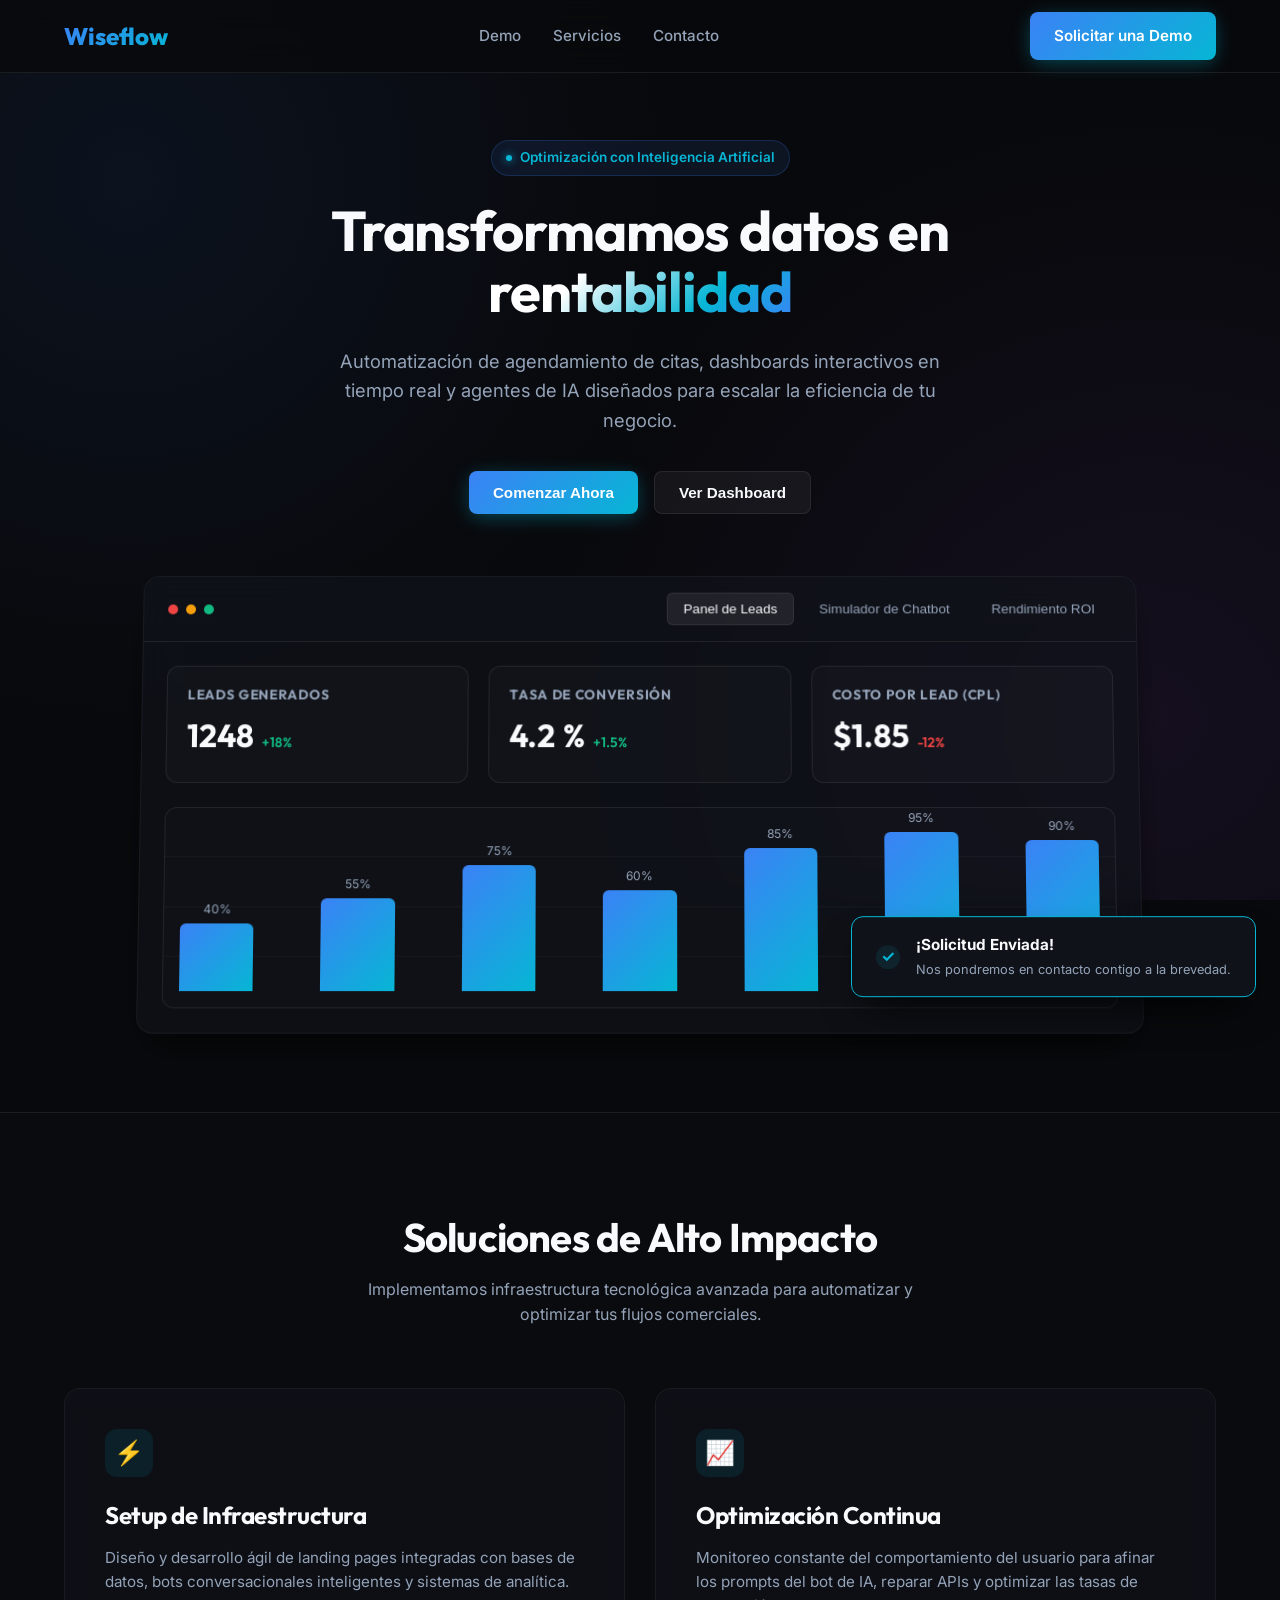
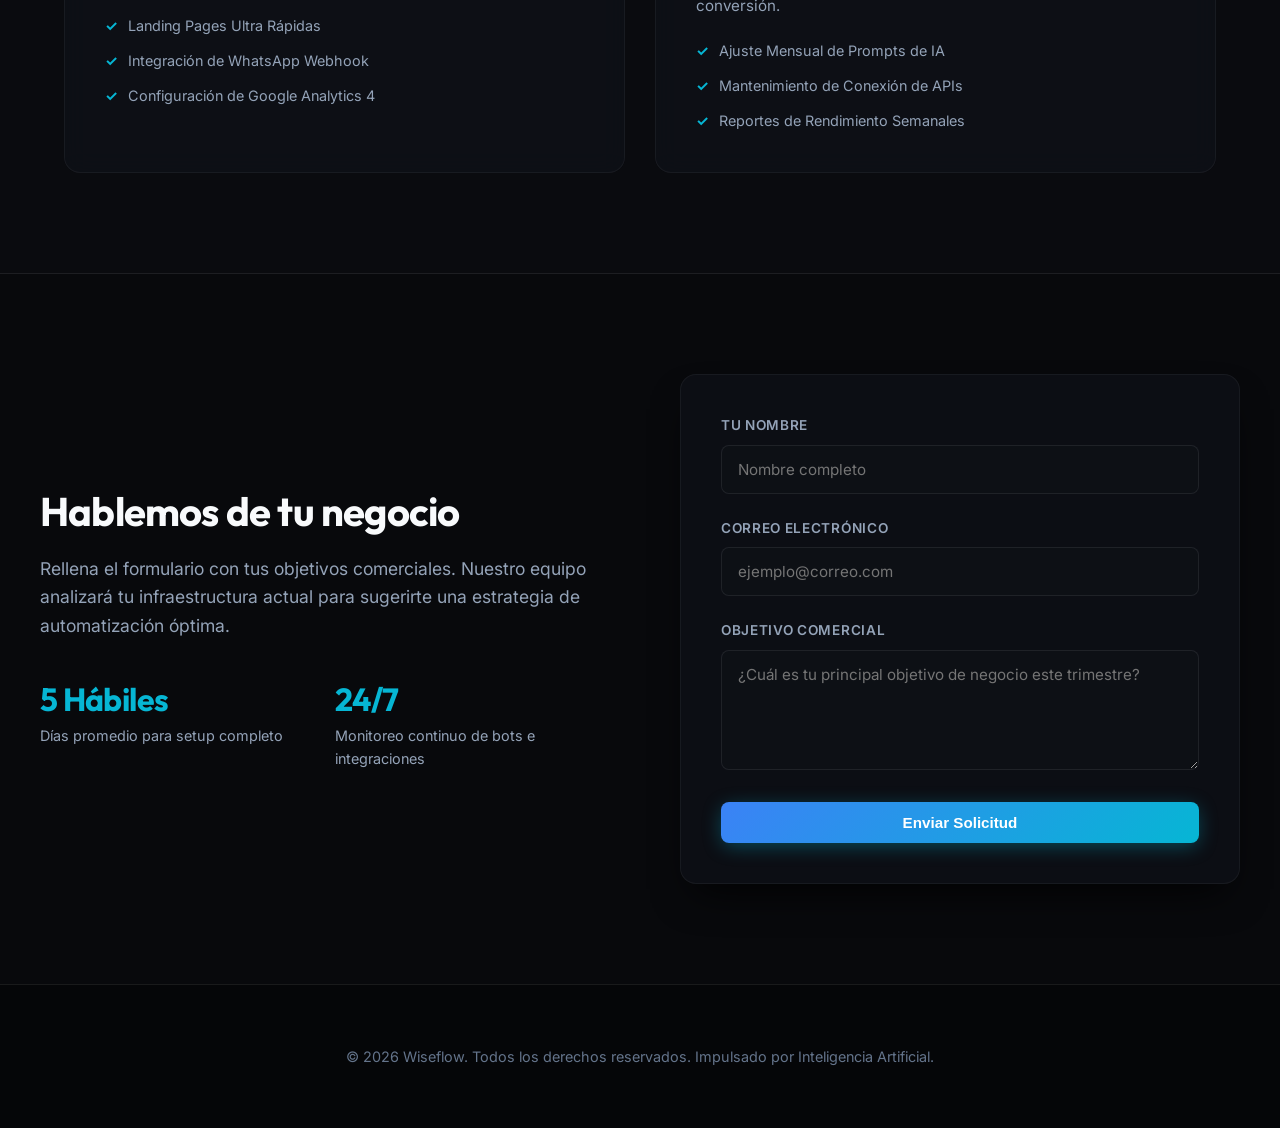
<file: index.html>
<!DOCTYPE html>
<html lang="es">
<head>
    <meta charset="UTF-8">
    <meta name="viewport" content="width=device-width, initial-scale=1.0">
    <title>Wiseflow | Marketing Digital & Automatización con IA</title>
    <meta name="description" content="Automatización de agendamiento, dashboards de analítica en tiempo real e Inteligencia Artificial aplicada a optimizar el rendimiento y rentabilidad de tu negocio.">
    <link rel="stylesheet" href="styles.css">
</head>
<body>

    <!-- Sticky Frosted Navbar -->
    <nav class="navbar" id="main-nav">
        <div class="container nav-container">
            <a href="#" class="logo" id="nav-logo">
                <span>Wiseflow</span>
            </a>
            <ul class="nav-links">
                <li><a href="#dashboard-anchor" id="nav-link-demo">Demo</a></li>
                <li><a href="#servicios" id="nav-link-servicios">Servicios</a></li>
                <li><a href="#contacto" id="nav-link-contacto">Contacto</a></li>
            </ul>
            <a href="#contacto" class="btn btn-primary" id="nav-cta-btn">Solicitar una Demo</a>
        </div>
    </nav>

    <!-- Hero Section -->
    <section class="hero container">
        <div class="hero-content">
            <div class="badge">
                <span class="dot"></span>
                <span>Optimización con Inteligencia Artificial</span>
            </div>
            <h1 id="hero-heading">Transformamos datos en <span class="gradient-text">rentabilidad</span></h1>
            <p id="hero-subheading">Automatización de agendamiento de citas, dashboards interactivos en tiempo real y agentes de IA diseñados para escalar la eficiencia de tu negocio.</p>
            <div class="hero-actions">
                <button onclick="document.getElementById('contacto').scrollIntoView({behavior: 'smooth'})" class="btn btn-primary" id="hero-cta-demo">Comenzar Ahora</button>
                <button onclick="document.getElementById('dashboard-anchor').scrollIntoView({behavior: 'smooth'})" class="btn btn-secondary" id="hero-cta-more">Ver Dashboard</button>
            </div>
        </div>

        <div id="dashboard-anchor"></div>

        <!-- High-fidelity Mock Interactive Dashboard -->
        <div class="dashboard-mock" id="dashboard-widget">
            <div class="dashboard-header">
                <div class="window-dots">
                    <span></span>
                    <span></span>
                    <span></span>
                </div>
                <div class="dashboard-tabs">
                    <button class="tab-btn active" data-tab="analytics" id="tab-analytics-btn">Panel de Leads</button>
                    <button class="tab-btn" data-tab="chatbot" id="tab-chatbot-btn">Simulador de Chatbot</button>
                    <button class="tab-btn" data-tab="roi" id="tab-roi-btn">Rendimiento ROI</button>
                </div>
            </div>

            <div class="dashboard-body">
                <!-- Panel 1: Analytics & Chart -->
                <div class="dashboard-panel active" id="analytics-panel">
                    <div class="analytics-grid">
                        <div class="metric-card">
                            <h4>Leads Generados</h4>
                            <div class="metric-value">
                                <span id="metric-leads-val">1248</span>
                                <span class="metric-trend up">+18%</span>
                            </div>
                        </div>
                        <div class="metric-card">
                            <h4>Tasa de Conversión</h4>
                            <div class="metric-value">
                                <span id="metric-conv-val">4.2</span>%
                                <span class="metric-trend up">+1.5%</span>
                            </div>
                        </div>
                        <div class="metric-card">
                            <h4>Costo por Lead (CPL)</h4>
                            <div class="metric-value">
                                <span>$1.85</span>
                                <span class="metric-trend down">-12%</span>
                            </div>
                        </div>
                    </div>
                    
                    <div class="chart-container">
                        <div class="chart-grid-line" style="bottom: 25%;"></div>
                        <div class="chart-grid-line" style="bottom: 50%;"></div>
                        <div class="chart-grid-line" style="bottom: 75%;"></div>
                        
                        <div class="chart-bar" data-value="40%" style="height: 40%;"></div>
                        <div class="chart-bar" data-value="55%" style="height: 55%;"></div>
                        <div class="chart-bar" data-value="75%" style="height: 75%;"></div>
                        <div class="chart-bar" data-value="60%" style="height: 60%;"></div>
                        <div class="chart-bar" data-value="85%" style="height: 85%;"></div>
                        <div class="chart-bar" data-value="95%" style="height: 95%;"></div>
                        <div class="chart-bar" data-value="90%" style="height: 90%;"></div>
                    </div>
                </div>

                <!-- Panel 2: Live AI WhatsApp Chatbot simulation -->
                <div class="dashboard-panel" id="chatbot-panel">
                    <div class="ai-chat-simulation">
                        <div class="chat-box" id="chat-box">
                            <!-- Populated dynamically via app.js -->
                        </div>
                        <div class="chat-input-sim">
                            <span>WhatsApp Business API</span>
                            <span class="send-btn-sim">IA Activa</span>
                        </div>
                    </div>
                </div>

                <!-- Panel 3: ROI Performance Analytics -->
                <div class="dashboard-panel" id="roi-panel">
                    <div class="roi-container">
                        <div class="roi-circle">
                            <svg viewBox="0 0 160 160">
                                <defs>
                                    <linearGradient id="roi-grad" x1="0%" y1="0%" x2="100%" y2="100%">
                                        <stop offset="0%" stop-color="#3b82f6" />
                                        <stop offset="100%" stop-color="#06b6d4" />
                                    </linearGradient>
                                </defs>
                                <circle class="circle-bg" cx="80" cy="80" r="70" />
                                <circle class="circle-progress" cx="80" cy="80" r="70" />
                            </svg>
                            <div class="roi-info">
                                <div class="roi-percent">3.2x</div>
                                <div class="roi-label">Retorno Promedio</div>
                            </div>
                        </div>

                        <div class="roi-stats">
                            <div class="roi-row">
                                <span>Crecimiento en Ventas</span>
                                <span>+240%</span>
                            </div>
                            <div class="roi-row">
                                <span>Horas de Soporte Ahorradas</span>
                                <span>38h / mes</span>
                            </div>
                            <div class="roi-row">
                                <span>Eficiencia Operativa</span>
                                <span>+65%</span>
                            </div>
                        </div>
                    </div>
                </div>
            </div>
        </div>
    </section>

    <!-- Services Grid Section -->
    <section class="services-section" id="servicios">
        <div class="container">
            <div class="section-header">
                <h2>Soluciones de Alto Impacto</h2>
                <p>Implementamos infraestructura tecnológica avanzada para automatizar y optimizar tus flujos comerciales.</p>
            </div>
            
            <div class="services-grid">
                <div class="service-card" id="service-infra">
                    <div class="service-icon">⚡</div>
                    <h3>Setup de Infraestructura</h3>
                    <p>Diseño y desarrollo ágil de landing pages integradas con bases de datos, bots conversacionales inteligentes y sistemas de analítica.</p>
                    <ul class="service-features">
                        <li>Landing Pages Ultra Rápidas</li>
                        <li>Integración de WhatsApp Webhook</li>
                        <li>Configuración de Google Analytics 4</li>
                    </ul>
                </div>

                <div class="service-card" id="service-optim">
                    <div class="service-icon">📈</div>
                    <h3>Optimización Continua</h3>
                    <p>Monitoreo constante del comportamiento del usuario para afinar los prompts del bot de IA, reparar APIs y optimizar las tasas de conversión.</p>
                    <ul class="service-features">
                        <li>Ajuste Mensual de Prompts de IA</li>
                        <li>Mantenimiento de Conexión de APIs</li>
                        <li>Reportes de Rendimiento Semanales</li>
                    </ul>
                </div>
            </div>
        </div>
    </section>

    <!-- Lead Capturing with stats indicators -->
    <section class="contact-section container" id="contacto">
        <div class="contact-layout">
            <div class="contact-info">
                <h2>Hablemos de tu negocio</h2>
                <p>Rellena el formulario con tus objetivos comerciales. Nuestro equipo analizará tu infraestructura actual para sugerirte una estrategia de automatización óptima.</p>
                
                <div class="contact-stats">
                    <div class="stat-item">
                        <h4>5 Hábiles</h4>
                        <p>Días promedio para setup completo</p>
                    </div>
                    <div class="stat-item">
                        <h4>24/7</h4>
                        <p>Monitoreo continuo de bots e integraciones</p>
                    </div>
                </div>
            </div>

            <div class="form-wrapper">
                <form id="leadForm">
                    <div class="form-group">
                        <label for="nombre">Tu Nombre</label>
                        <input type="text" id="nombre" class="form-input" placeholder="Nombre completo" required>
                    </div>
                    <div class="form-group">
                        <label for="email">Correo Electrónico</label>
                        <input type="email" id="email" class="form-input" placeholder="ejemplo@correo.com" required>
                    </div>
                    <div class="form-group">
                        <label for="mensaje">Objetivo Comercial</label>
                        <textarea id="mensaje" class="form-input" rows="4" placeholder="¿Cuál es tu principal objetivo de negocio este trimestre?" required></textarea>
                    </div>
                    <button type="submit" class="btn btn-primary" style="width: 100%;" id="submit-lead-btn">Enviar Solicitud</button>
                </form>
            </div>
        </div>
    </section>

    <!-- Toast Success Notification -->
    <div class="toast" id="success-toast">
        <div class="toast-icon">✓</div>
        <div class="toast-content">
            <h5>¡Solicitud Enviada!</h5>
            <p>Nos pondremos en contacto contigo a la brevedad.</p>
        </div>
    </div>

    <!-- Footer -->
    <footer class="footer">
        <div class="container footer-content">
            <p>© 2026 Wiseflow. Todos los derechos reservados. Impulsado por Inteligencia Artificial.</p>
        </div>
    </footer>

    <script src="app.js"></script>
</body>
</html>
</file>
<file: styles.css>
/* Wiseflow Premium CSS Design System */
@import url('https://fonts.googleapis.com/css2?family=Inter:wght@300;400;500;600;700&family=Outfit:wght@400;600;700;800&display=swap');

:root {
    --bg-dark: #08090c;
    --bg-surface: #0f1219;
    --border-color: rgba(255, 255, 255, 0.08);
    --border-glow: rgba(6, 180, 212, 0.2);
    
    --text-primary: #f8fafc;
    --text-secondary: #94a3b8;
    --text-muted: #64748b;
    
    --accent-blue: #3b82f6;
    --accent-cyan: #06b6d4;
    --accent-purple: #a855f7;
    
    --gradient-primary: linear-gradient(135deg, var(--accent-blue) 0%, var(--accent-cyan) 100%);
    --gradient-glow: linear-gradient(135deg, rgba(59, 130, 246, 0.15) 0%, rgba(6, 182, 212, 0.15) 100%);
    --gradient-dark: linear-gradient(180deg, #0b0d12 0%, #06070a 100%);
    --glass-bg: rgba(15, 18, 25, 0.7);
    --glass-border: rgba(255, 255, 255, 0.05);
    
    --shadow-sm: 0 2px 8px -1px rgba(0, 0, 0, 0.5);
    --shadow-md: 0 12px 20px -8px rgba(0, 0, 0, 0.7);
    --shadow-lg: 0 20px 40px -15px rgba(0, 0, 0, 0.9);
    
    --transition-smooth: all 0.35s cubic-bezier(0.16, 1, 0.3, 1);
}

* {
    box-sizing: border-box;
    margin: 0;
    padding: 0;
}

html {
    scroll-behavior: smooth;
}

body {
    background-color: var(--bg-dark);
    background-image: 
        radial-gradient(circle at 10% 20%, rgba(59, 130, 246, 0.08) 0%, transparent 40%),
        radial-gradient(circle at 90% 80%, rgba(168, 85, 247, 0.08) 0%, transparent 45%);
    background-attachment: fixed;
    color: var(--text-primary);
    font-family: 'Inter', sans-serif;
    line-height: 1.6;
    overflow-x: hidden;
}

/* Custom Scrollbar */
::-webkit-scrollbar {
    width: 10px;
}
::-webkit-scrollbar-track {
    background: var(--bg-dark);
}
::-webkit-scrollbar-thumb {
    background: #1e293b;
    border-radius: 5px;
}
::-webkit-scrollbar-thumb:hover {
    background: #334155;
}

/* Typography */
h1, h2, h3, h4 {
    font-family: 'Outfit', sans-serif;
    font-weight: 700;
    letter-spacing: -0.02em;
    line-height: 1.2;
}

.gradient-text {
    background: linear-gradient(135deg, #fff 30%, var(--accent-cyan) 70%, var(--accent-blue) 100%);
    -webkit-background-clip: text;
    background-clip: text;
    -webkit-text-fill-color: transparent;
}

/* Container */
.container {
    max-width: 1200px;
    margin: 0 auto;
    padding: 0 24px;
}

/* Navbar */
.navbar {
    position: fixed;
    top: 0;
    left: 0;
    width: 100%;
    z-index: 100;
    background: rgba(8, 9, 12, 0.8);
    backdrop-filter: blur(16px);
    -webkit-backdrop-filter: blur(16px);
    border-bottom: 1px solid var(--border-color);
}

.nav-container {
    display: flex;
    justify-content: space-between;
    align-items: center;
    height: 72px;
}

.logo {
    font-family: 'Outfit', sans-serif;
    font-size: 1.5rem;
    font-weight: 800;
    color: var(--text-primary);
    text-decoration: none;
    display: flex;
    align-items: center;
    gap: 8px;
}

.logo span {
    background: var(--gradient-primary);
    -webkit-background-clip: text;
    background-clip: text;
    -webkit-text-fill-color: transparent;
}

.nav-links {
    display: flex;
    gap: 32px;
    list-style: none;
}

.nav-links a {
    color: var(--text-secondary);
    text-decoration: none;
    font-weight: 500;
    font-size: 0.95rem;
    transition: var(--transition-smooth);
}

.nav-links a:hover {
    color: var(--text-primary);
}

/* Buttons */
.btn {
    display: inline-flex;
    align-items: center;
    justify-content: center;
    padding: 12px 24px;
    border-radius: 8px;
    font-weight: 600;
    font-size: 0.95rem;
    cursor: pointer;
    transition: var(--transition-smooth);
    text-decoration: none;
}

.btn-primary {
    background: var(--gradient-primary);
    color: #ffffff;
    border: none;
    box-shadow: 0 4px 20px -2px rgba(6, 182, 212, 0.4);
}

.btn-primary:hover {
    transform: translateY(-2px);
    box-shadow: 0 8px 24px -2px rgba(6, 182, 212, 0.6);
}

.btn-secondary {
    background: rgba(255, 255, 255, 0.05);
    color: var(--text-primary);
    border: 1px solid var(--border-color);
}

.btn-secondary:hover {
    background: rgba(255, 255, 255, 0.1);
    border-color: rgba(255, 255, 255, 0.2);
}

/* Hero Section */
.hero {
    position: relative;
    padding: 140px 0 80px 0;
    text-align: center;
}

.hero-content {
    max-width: 800px;
    margin: 0 auto;
    margin-bottom: 60px;
}

.badge {
    display: inline-flex;
    align-items: center;
    gap: 8px;
    padding: 6px 14px;
    background: rgba(59, 130, 246, 0.1);
    border: 1px solid rgba(59, 130, 246, 0.2);
    border-radius: 30px;
    font-size: 0.85rem;
    font-weight: 600;
    color: var(--accent-cyan);
    margin-bottom: 24px;
}

.badge .dot {
    width: 6px;
    height: 6px;
    background: var(--accent-cyan);
    border-radius: 50%;
    box-shadow: 0 0 8px var(--accent-cyan);
    animation: pulse 2s infinite;
}

.hero h1 {
    font-size: 3.5rem;
    line-height: 1.1;
    margin-bottom: 24px;
}

.hero p {
    font-size: 1.15rem;
    color: var(--text-secondary);
    max-width: 600px;
    margin: 0 auto 36px auto;
}

.hero-actions {
    display: flex;
    justify-content: center;
    gap: 16px;
}

/* Glass Dashboard Mock */
.dashboard-mock {
    max-width: 1000px;
    margin: 0 auto;
    background: var(--glass-bg);
    border: 1px solid var(--glass-border);
    backdrop-filter: blur(20px);
    -webkit-backdrop-filter: blur(20px);
    border-radius: 16px;
    box-shadow: var(--shadow-lg);
    overflow: hidden;
    transform: perspective(1000px) rotateX(2deg);
    transition: var(--transition-smooth);
}

.dashboard-mock:hover {
    transform: perspective(1000px) rotateX(0deg) translateY(-5px);
    border-color: rgba(6, 182, 212, 0.25);
    box-shadow: 0 30px 60px -15px rgba(6, 182, 212, 0.15);
}

.dashboard-header {
    display: flex;
    align-items: center;
    justify-content: space-between;
    padding: 16px 24px;
    border-bottom: 1px solid var(--border-color);
    background: rgba(15, 18, 25, 0.4);
}

.window-dots {
    display: flex;
    gap: 8px;
}

.window-dots span {
    width: 10px;
    height: 10px;
    border-radius: 50%;
}

.window-dots span:nth-child(1) { background: #ef4444; }
.window-dots span:nth-child(2) { background: #f59e0b; }
.window-dots span:nth-child(3) { background: #10b981; }

.dashboard-tabs {
    display: flex;
    gap: 8px;
}

.tab-btn {
    background: transparent;
    border: 1px solid transparent;
    color: var(--text-secondary);
    padding: 8px 16px;
    border-radius: 6px;
    font-size: 0.85rem;
    font-weight: 500;
    cursor: pointer;
    transition: var(--transition-smooth);
}

.tab-btn:hover {
    color: var(--text-primary);
    background: rgba(255, 255, 255, 0.03);
}

.tab-btn.active {
    color: var(--text-primary);
    background: rgba(255, 255, 255, 0.08);
    border-color: var(--border-color);
}

.dashboard-body {
    padding: 24px;
    min-height: 380px;
}

.dashboard-panel {
    display: none;
    animation: fadeIn 0.4s ease-out forwards;
}

.dashboard-panel.active {
    display: block;
}

/* Panel Layouts */
.analytics-grid {
    display: grid;
    grid-template-columns: repeat(3, 1fr);
    gap: 20px;
    margin-bottom: 24px;
}

.metric-card {
    background: rgba(255, 255, 255, 0.02);
    border: 1px solid var(--border-color);
    border-radius: 12px;
    padding: 20px;
    text-align: left;
}

.metric-card h4 {
    color: var(--text-secondary);
    font-size: 0.85rem;
    text-transform: uppercase;
    letter-spacing: 0.05em;
    margin-bottom: 8px;
}

.metric-value {
    font-family: 'Outfit', sans-serif;
    font-size: 2rem;
    font-weight: 700;
    color: var(--text-primary);
    display: flex;
    align-items: baseline;
    gap: 8px;
}

.metric-trend {
    font-size: 0.85rem;
    font-weight: 600;
}

.metric-trend.up { color: #10b981; }
.metric-trend.down { color: #ef4444; }

.chart-container {
    height: 200px;
    background: rgba(255, 255, 255, 0.01);
    border: 1px solid var(--border-color);
    border-radius: 12px;
    padding: 16px;
    display: flex;
    align-items: flex-end;
    justify-content: space-between;
    position: relative;
}

.chart-grid-line {
    position: absolute;
    left: 0;
    right: 0;
    height: 1px;
    background: rgba(255, 255, 255, 0.03);
    pointer-events: none;
}

.chart-bar {
    width: 8%;
    background: var(--gradient-primary);
    border-radius: 6px 6px 0 0;
    position: relative;
    transition: height 1s cubic-bezier(0.16, 1, 0.3, 1);
    display: flex;
    justify-content: center;
}

.chart-bar::after {
    content: attr(data-value);
    position: absolute;
    top: -24px;
    font-size: 0.75rem;
    color: var(--text-secondary);
}

/* AI Chat Simulation */
.ai-chat-simulation {
    max-width: 600px;
    margin: 0 auto;
    background: rgba(255, 255, 255, 0.02);
    border: 1px solid var(--border-color);
    border-radius: 12px;
    height: 300px;
    display: flex;
    flex-direction: column;
}

.chat-box {
    flex: 1;
    overflow-y: auto;
    padding: 16px;
    display: flex;
    flex-direction: column;
    gap: 12px;
}

.chat-bubble {
    max-width: 80%;
    padding: 10px 16px;
    border-radius: 12px;
    font-size: 0.9rem;
    line-height: 1.4;
}

.chat-bubble.user {
    background: #1e293b;
    align-self: flex-end;
    border-bottom-right-radius: 2px;
}

.chat-bubble.ai {
    background: rgba(6, 182, 212, 0.1);
    border: 1px solid rgba(6, 182, 212, 0.2);
    align-self: flex-start;
    border-bottom-left-radius: 2px;
}

.chat-input-sim {
    padding: 12px 16px;
    border-top: 1px solid var(--border-color);
    display: flex;
    align-items: center;
    justify-content: space-between;
    background: rgba(15, 18, 25, 0.3);
}

.chat-input-sim span {
    color: var(--text-muted);
    font-size: 0.9rem;
}

.chat-input-sim .send-btn-sim {
    color: var(--accent-cyan);
    font-size: 0.9rem;
    font-weight: 600;
}

/* ROI Panel */
.roi-container {
    display: flex;
    justify-content: space-around;
    align-items: center;
    flex-wrap: wrap;
    gap: 30px;
    padding: 20px 0;
}

.roi-circle {
    position: relative;
    width: 180px;
    height: 180px;
    display: flex;
    align-items: center;
    justify-content: center;
}

.roi-circle svg {
    position: absolute;
    width: 100%;
    height: 100%;
    transform: rotate(-90deg);
}

.roi-circle circle {
    fill: none;
    stroke-width: 10;
}

.roi-circle .circle-bg {
    stroke: rgba(255, 255, 255, 0.05);
}

.roi-circle .circle-progress {
    stroke: url(#roi-grad);
    stroke-linecap: round;
    stroke-dasharray: 440;
    stroke-dashoffset: 88; /* 80% progress */
    transition: stroke-dashoffset 1s ease-in-out;
}

.roi-info {
    position: absolute;
    text-align: center;
}

.roi-percent {
    font-family: 'Outfit', sans-serif;
    font-size: 1.8rem;
    font-weight: 700;
    color: var(--text-primary);
}

.roi-label {
    font-size: 0.75rem;
    color: var(--text-secondary);
    text-transform: uppercase;
}

.roi-stats {
    flex: 1;
    min-width: 280px;
    display: flex;
    flex-direction: column;
    gap: 16px;
}

.roi-row {
    display: flex;
    justify-content: space-between;
    padding-bottom: 12px;
    border-bottom: 1px solid var(--border-color);
}

.roi-row span:first-child {
    color: var(--text-secondary);
}

.roi-row span:last-child {
    font-weight: 600;
    color: var(--accent-cyan);
}

/* Services Section */
.services-section {
    padding: 100px 0;
    background: rgba(15, 18, 25, 0.3);
    border-top: 1px solid var(--border-color);
    border-bottom: 1px solid var(--border-color);
}

.section-header {
    text-align: center;
    max-width: 600px;
    margin: 0 auto 60px auto;
}

.section-header h2 {
    font-size: 2.5rem;
    margin-bottom: 16px;
}

.section-header p {
    color: var(--text-secondary);
}

.services-grid {
    display: grid;
    grid-template-columns: repeat(auto-fit, minmax(320px, 1fr));
    gap: 30px;
}

.service-card {
    background: var(--glass-bg);
    border: 1px solid var(--glass-border);
    backdrop-filter: blur(12px);
    -webkit-backdrop-filter: blur(12px);
    border-radius: 16px;
    padding: 40px;
    transition: var(--transition-smooth);
    position: relative;
    overflow: hidden;
}

.service-card::before {
    content: '';
    position: absolute;
    top: 0;
    left: 0;
    width: 100%;
    height: 100%;
    background: linear-gradient(180deg, rgba(6, 182, 212, 0.05) 0%, transparent 100%);
    opacity: 0;
    transition: var(--transition-smooth);
}

.service-card:hover {
    transform: translateY(-8px);
    border-color: var(--border-glow);
    box-shadow: 0 20px 40px -15px rgba(6, 182, 212, 0.1);
}

.service-card:hover::before {
    opacity: 1;
}

.service-icon {
    width: 48px;
    height: 48px;
    border-radius: 12px;
    background: rgba(6, 182, 212, 0.1);
    color: var(--accent-cyan);
    display: flex;
    align-items: center;
    justify-content: center;
    margin-bottom: 24px;
    font-size: 1.5rem;
    font-weight: bold;
}

.service-card h3 {
    font-size: 1.5rem;
    margin-bottom: 16px;
}

.service-card p {
    color: var(--text-secondary);
    font-size: 0.95rem;
    margin-bottom: 20px;
}

.service-features {
    list-style: none;
    display: flex;
    flex-direction: column;
    gap: 12px;
}

.service-features li {
    display: flex;
    align-items: center;
    gap: 10px;
    font-size: 0.9rem;
    color: var(--text-secondary);
}

.service-features li::before {
    content: '✓';
    color: var(--accent-cyan);
    font-weight: bold;
}

/* Lead Capture Form Section */
.contact-section {
    padding: 100px 0;
}

.contact-layout {
    display: grid;
    grid-template-columns: 1fr 1fr;
    gap: 80px;
    align-items: center;
}

.contact-info h2 {
    font-size: 2.5rem;
    margin-bottom: 20px;
}

.contact-info p {
    color: var(--text-secondary);
    font-size: 1.1rem;
    margin-bottom: 40px;
}

.contact-stats {
    display: grid;
    grid-template-columns: 1fr 1fr;
    gap: 30px;
}

.stat-item h4 {
    font-size: 2rem;
    color: var(--accent-cyan);
    margin-bottom: 6px;
}

.stat-item p {
    font-size: 0.9rem;
    color: var(--text-secondary);
    margin: 0;
}

.form-wrapper {
    background: var(--glass-bg);
    border: 1px solid var(--glass-border);
    backdrop-filter: blur(20px);
    -webkit-backdrop-filter: blur(20px);
    border-radius: 16px;
    padding: 40px;
    box-shadow: var(--shadow-lg);
}

.form-group {
    margin-bottom: 24px;
    position: relative;
}

.form-group label {
    display: block;
    font-size: 0.85rem;
    font-weight: 600;
    color: var(--text-secondary);
    margin-bottom: 8px;
    text-transform: uppercase;
    letter-spacing: 0.05em;
}

.form-input {
    width: 100%;
    background: rgba(15, 18, 25, 0.5);
    border: 1px solid var(--border-color);
    border-radius: 8px;
    padding: 14px 16px;
    color: var(--text-primary);
    font-family: 'Inter', sans-serif;
    font-size: 0.95rem;
    transition: var(--transition-smooth);
}

.form-input:focus {
    outline: none;
    border-color: var(--accent-cyan);
    box-shadow: 0 0 0 3px rgba(6, 182, 212, 0.15);
    background: rgba(15, 18, 25, 0.8);
}

textarea.form-input {
    resize: vertical;
    min-height: 120px;
}

/* Success Toast Notification */
.toast {
    position: fixed;
    bottom: 24px;
    right: 24px;
    background: var(--bg-surface);
    border: 1px solid var(--accent-cyan);
    border-radius: 12px;
    padding: 16px 24px;
    box-shadow: var(--shadow-lg);
    display: flex;
    align-items: center;
    gap: 16px;
    z-index: 1000;
    transform: translateY(150%);
    transition: transform 0.4s cubic-bezier(0.175, 0.885, 0.32, 1.275);
}

.toast.show {
    transform: translateY(0);
}

.toast-icon {
    width: 24px;
    height: 24px;
    border-radius: 50%;
    background: rgba(6, 182, 212, 0.1);
    color: var(--accent-cyan);
    display: flex;
    align-items: center;
    justify-content: center;
    font-weight: bold;
}

.toast-content h5 {
    font-size: 0.95rem;
    margin-bottom: 2px;
}

.toast-content p {
    font-size: 0.8rem;
    color: var(--text-secondary);
}

/* Footer */
.footer {
    padding: 60px 0;
    border-top: 1px solid var(--border-color);
    background: #050608;
    text-align: center;
}

.footer-content {
    display: flex;
    flex-direction: column;
    align-items: center;
    gap: 20px;
}

.footer p {
    color: var(--text-muted);
    font-size: 0.9rem;
}

/* Animations */
@keyframes pulse {
    0% {
        transform: scale(0.9);
        box-shadow: 0 0 0 0 rgba(6, 182, 212, 0.7);
    }
    70% {
        transform: scale(1);
        box-shadow: 0 0 0 6px rgba(6, 182, 212, 0);
    }
    100% {
        transform: scale(0.9);
        box-shadow: 0 0 0 0 rgba(6, 182, 212, 0);
    }
}

@keyframes fadeIn {
    from {
        opacity: 0;
        transform: translateY(10px);
    }
    to {
        opacity: 1;
        transform: translateY(0);
    }
}

/* Responsive Design */
@media (max-width: 992px) {
    .hero h1 {
        font-size: 3rem;
    }
    .contact-layout {
        grid-template-columns: 1fr;
        gap: 50px;
    }
}

@media (max-width: 768px) {
    .nav-links {
        display: none;
    }
    .hero h1 {
        font-size: 2.5rem;
    }
    .analytics-grid {
        grid-template-columns: 1fr;
    }
    .chart-bar {
        width: 12%;
    }
    .services-grid {
        grid-template-columns: 1fr;
    }
}
</file>
